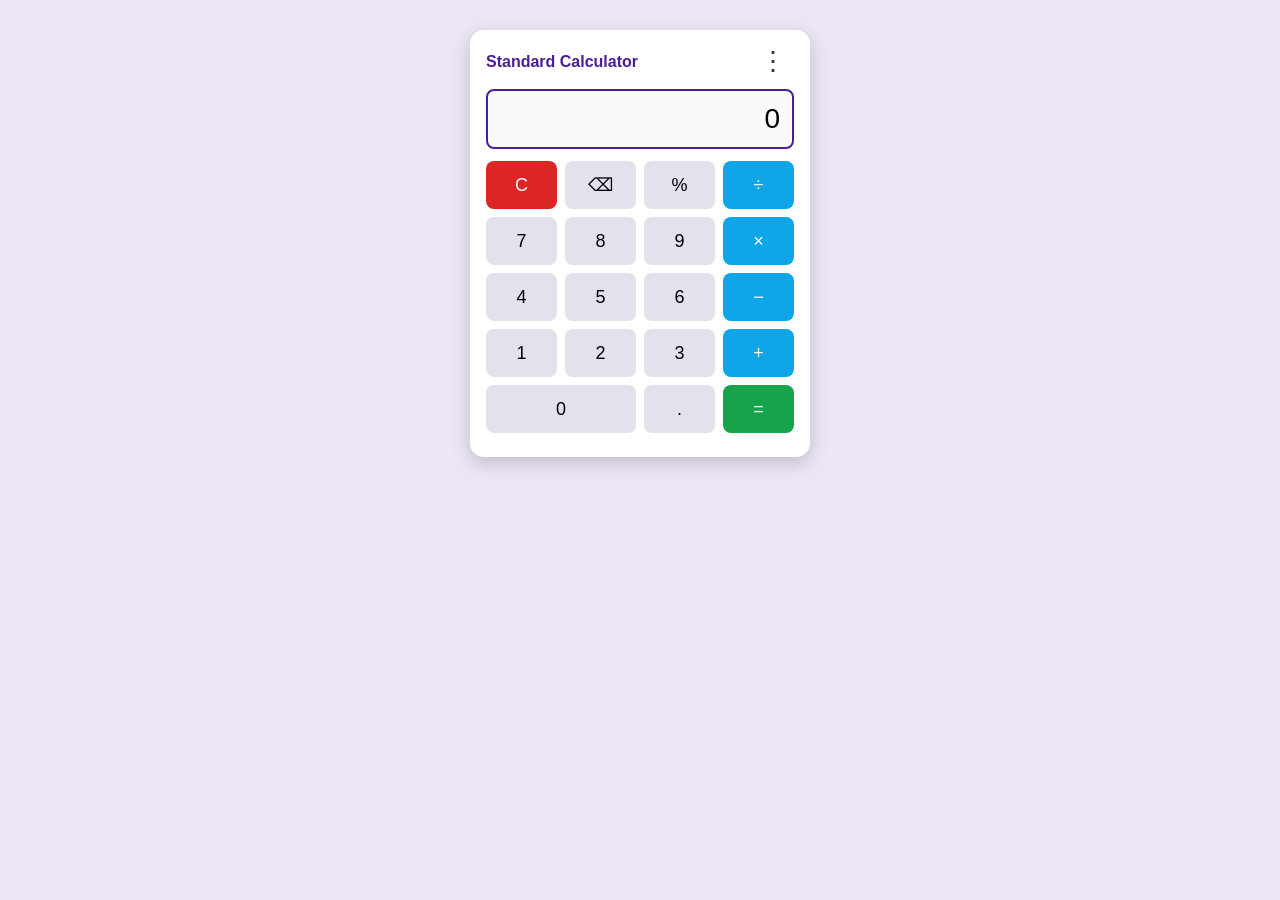
<file: index.html>
<!DOCTYPE html>
<html lang="en">
<head>
<meta charset="UTF-8">
<meta name="viewport" content="width=device-width, initial-scale=1.0">
<title>Web Calculator</title>
<link rel="stylesheet" href="style.css">
</head>
<body>

<div class="calculator">

    <div class="topbar">
        <span id="modeName">Standard Calculator</span>
        <div class="menu-wrap">
            <button id="dots" class="dots" aria-label="Open menu"
                onclick="toggleMenu()">&#8942;</button>
            <div id="submenu" class="submenu hidden">
                <button data-mode="standard" onclick="setMode('standard')">Standard Mode</button>
                <button data-mode="scientific" onclick="setMode('scientific')">Scientific Mode</button>
                <button data-mode="unit" onclick="setMode('unit')">Unit Conversion</button>
                <button data-mode="currency" onclick="setMode('currency')">Currency Conversion</button>
            </div>
        </div>
    </div>

    <div id="calcPanel">
        <input type="text" id="display" value="0" readonly>

        <div id="sciKeys" class="keys sci hidden">
            <button onclick="func('sin')">sin</button>
            <button onclick="func('cos')">cos</button>
            <button onclick="func('tan')">tan</button>
            <button onclick="func('log')">log</button>
            <button onclick="func('ln')">ln</button>
            <button onclick="func('sqrt')">&radic;</button>
            <button onclick="func('square')">x&sup2;</button>
            <button onclick="press('^')">x&#696;</button>
            <button onclick="press('&pi;')">&pi;</button>
            <button onclick="press('(')">(</button>
            <button onclick="press(')')">)</button>
            <button onclick="func('fact')">n!</button>
        </div>

        <div class="keys">
            <button class="clear" onclick="clearAll()">C</button>
            <button onclick="backspace()">&#9003;</button>
            <button onclick="func('percent')">%</button>
            <button class="op" onclick="press('&divide;')">&divide;</button>

            <button onclick="press('7')">7</button>
            <button onclick="press('8')">8</button>
            <button onclick="press('9')">9</button>
            <button class="op" onclick="press('&times;')">&times;</button>

            <button onclick="press('4')">4</button>
            <button onclick="press('5')">5</button>
            <button onclick="press('6')">6</button>
            <button class="op" onclick="press('-')">&minus;</button>

            <button onclick="press('1')">1</button>
            <button onclick="press('2')">2</button>
            <button onclick="press('3')">3</button>
            <button class="op" onclick="press('+')">+</button>

            <button class="zero" onclick="press('0')">0</button>
            <button onclick="press('.')">.</button>
            <button class="equal" onclick="calculate()">=</button>
        </div>
        <p id="note" class="note hidden">Angles are in degrees</p>
    </div>

    <div id="unitPanel" class="panel hidden">
        <label>Category</label>
        <select id="unitType" onchange="fillUnits()">
            <option value="length">Length</option>
            <option value="weight">Weight</option>
            <option value="temperature">Temperature</option>
        </select>

        <label>Value</label>
        <input type="number" id="unitInput" value="1" oninput="convertUnit()">

        <label>From</label>
        <select id="unitFrom" onchange="convertUnit()"></select>

        <label>To</label>
        <select id="unitTo" onchange="convertUnit()"></select>

        <div class="result" id="unitResult"></div>
    </div>

    <div id="currencyPanel" class="panel hidden">
        <label>Amount</label>
        <input type="number" id="curInput" value="1" oninput="convertCurrency()">

        <label>From</label>
        <select id="curFrom" onchange="convertCurrency()"></select>

        <label>To</label>
        <select id="curTo" onchange="convertCurrency()"></select>

        <div class="result" id="curResult"></div>
        <p class="note">Fixed sample rates, not live rates</p>
    </div>

</div>

<script src="script.js"></script>
</body>
</html>
</file>
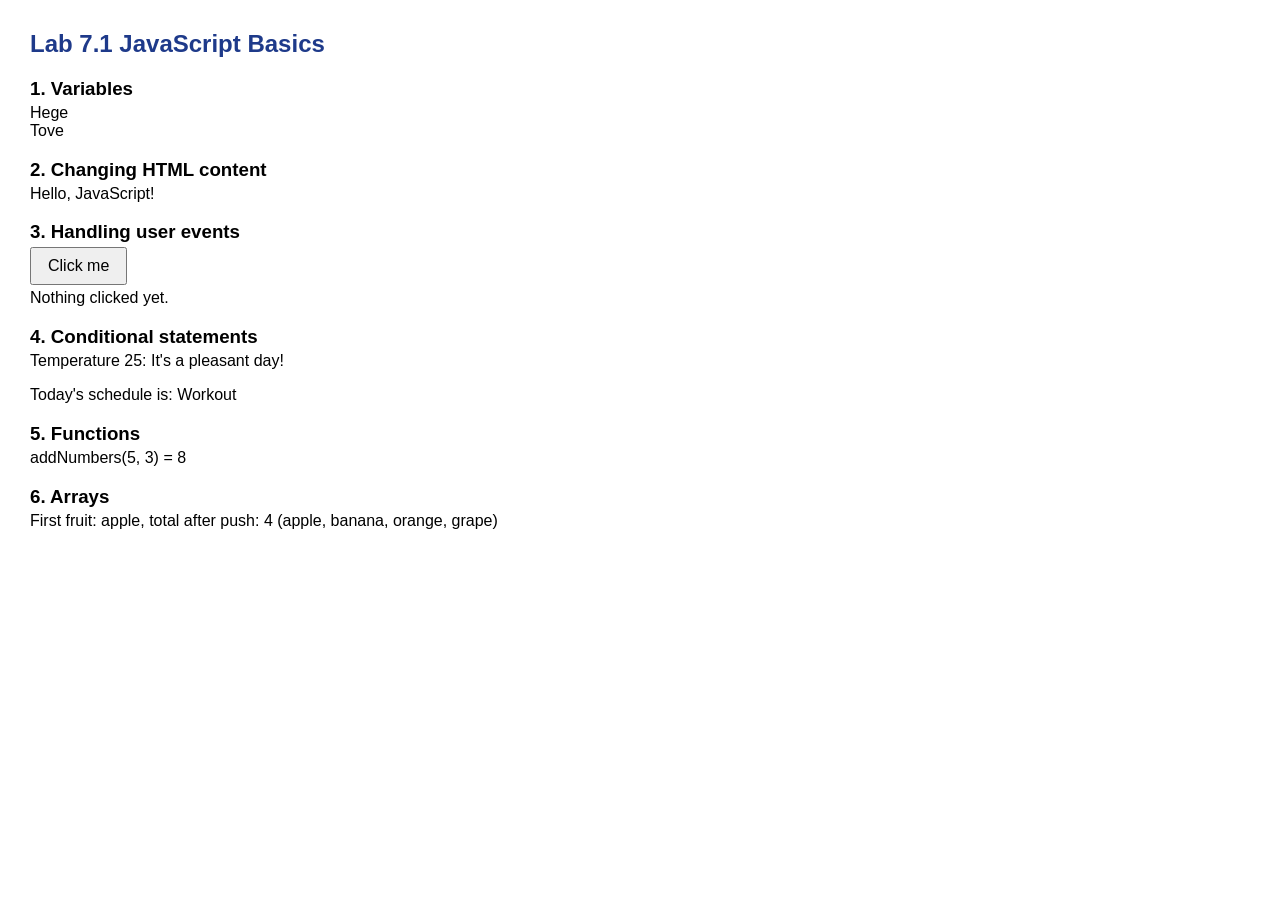
<file: basics.html>
<!DOCTYPE html>
<html>
<head>
<title>Lab 7.1 JavaScript Basics</title>
<style>
body { font-family: Arial; margin: 30px; max-width: 560px; }
h2 { color: #1e3a8a; }
h3 { margin-bottom: 4px; }
p { font-size: 16px; margin-top: 4px; }
button { padding: 8px 16px; font-size: 16px; }
</style>
</head>
<body>
<h2>Lab 7.1 JavaScript Basics</h2>

<h3>1. Variables</h3>
<p>
<script type="text/javascript">
var firstname;
firstname = "Hege";
document.write(firstname);
document.write("<br />");
firstname = "Tove";
document.write(firstname);
</script>
</p>

<h3>2. Changing HTML content</h3>
<p id="demo">This text will change.</p>

<h3>3. Handling user events</h3>
<button id="myButton">Click me</button>
<p id="clickMsg">Nothing clicked yet.</p>

<h3>4. Conditional statements</h3>
<p id="ifOut"></p>
<p id="switchOut"></p>

<h3>5. Functions</h3>
<p id="funcOut"></p>

<h3>6. Arrays</h3>
<p id="arrOut"></p>

<script>
document.getElementById("demo").textContent = "Hello, JavaScript!";

document.getElementById("myButton").addEventListener("click", function() {
    document.getElementById("clickMsg").textContent = "Button clicked!";
});

let temperature = 25;
let message;
if (temperature > 30) {
    message = "It's a hot day!";
} else if (temperature >= 20 && temperature <= 30) {
    message = "It's a pleasant day!";
} else {
    message = "It's a cold day!";
}
document.getElementById("ifOut").textContent = "Temperature " + temperature + ": " + message;

let day = "Monday";
let schedule;
switch (day) {
    case "Monday":
        schedule = "Workout";
        break;
    case "Tuesday":
        schedule = "Meeting";
        break;
    case "Wednesday":
        schedule = "Shopping";
        break;
    default:
        schedule = "Relaxation";
}
document.getElementById("switchOut").textContent = "Today's schedule is: " + schedule;

function addNumbers(a, b) {
    return a + b;
}
var sum = addNumbers(5, 3);
document.getElementById("funcOut").textContent = "addNumbers(5, 3) = " + sum;

var fruits = ["apple", "banana", "orange"];
fruits.push("grape");
document.getElementById("arrOut").textContent = "First fruit: " + fruits[0] +
    ", total after push: " + fruits.length + " (" + fruits.join(", ") + ")";
</script>
</body>
</html>
</file>
<file: style.css>
* { box-sizing: border-box; }

body {
    font-family: Arial, sans-serif;
    background: #ece6f5;
    margin: 0;
    padding: 30px 12px;
    display: flex;
    justify-content: center;
}

.calculator {
    background: #ffffff;
    width: 100%;
    max-width: 340px;
    padding: 16px;
    border-radius: 14px;
    box-shadow: 0 6px 20px rgba(0,0,0,0.18);
}

.topbar {
    display: flex;
    justify-content: space-between;
    align-items: center;
    margin-bottom: 12px;
}

#modeName { font-weight: bold; color: #4c1d95; }

.menu-wrap { position: relative; }

.dots {
    background: none;
    border: none;
    font-size: 26px;
    cursor: pointer;
    padding: 0 8px;
    color: #333;
}
.dots:hover { background: #ece6f5; border-radius: 6px; }

.submenu {
    position: absolute;
    right: 0;
    top: 36px;
    width: 190px;
    background: #fff;
    border-radius: 8px;
    box-shadow: 0 4px 14px rgba(0,0,0,0.25);
    z-index: 10;
    overflow: hidden;
}
.submenu button {
    display: block;
    width: 100%;
    padding: 12px 14px;
    border: none;
    background: #fff;
    text-align: left;
    font-size: 15px;
    cursor: pointer;
}
.submenu button:hover { background: #ece6f5; }
.submenu button.active { background: #ddd6fe; font-weight: bold; }

.hidden { display: none !important; }

#display {
    width: 100%;
    height: 60px;
    font-size: 28px;
    text-align: right;
    padding: 6px 12px;
    margin-bottom: 12px;
    border: 2px solid #4c1d95;
    border-radius: 8px;
    background: #f8fafc;
}

.keys {
    display: grid;
    grid-template-columns: repeat(4, 1fr);
    gap: 8px;
    margin-bottom: 8px;
}
.keys button {
    height: 48px;
    font-size: 18px;
    border: none;
    border-radius: 8px;
    background: #e5e1ec;
    cursor: pointer;
}
.keys button:hover { background: #d3cfda; }
.keys .op { background: #0ea5e9; color: #fff; }
.keys .op:hover { background: #0284c7; }
.keys .equal { background: #16a34a; color: #fff; }
.keys .equal:hover { background: #12873d; }
.keys .clear { background: #dc2626; color: #fff; }
.keys .clear:hover { background: #b91c1c; }
.keys .zero { grid-column: span 2; }
.keys.sci button { background: #ede9fe; height: 40px; font-size: 16px; }
.keys.sci button:hover { background: #dbd7ec; }

.panel label {
    display: block;
    margin: 12px 0 4px;
    font-size: 14px;
    color: #475569;
}
.panel input, .panel select {
    width: 100%;
    padding: 10px;
    font-size: 16px;
    border: 2px solid #94a3b8;
    border-radius: 6px;
}
.result {
    margin-top: 18px;
    padding: 14px;
    background: #dcfce7;
    border-radius: 8px;
    font-size: 18px;
    font-weight: bold;
    text-align: center;
}

.note { font-size: 12px; color: #64748b; text-align: center; margin: 8px 0 0; }
</file>
